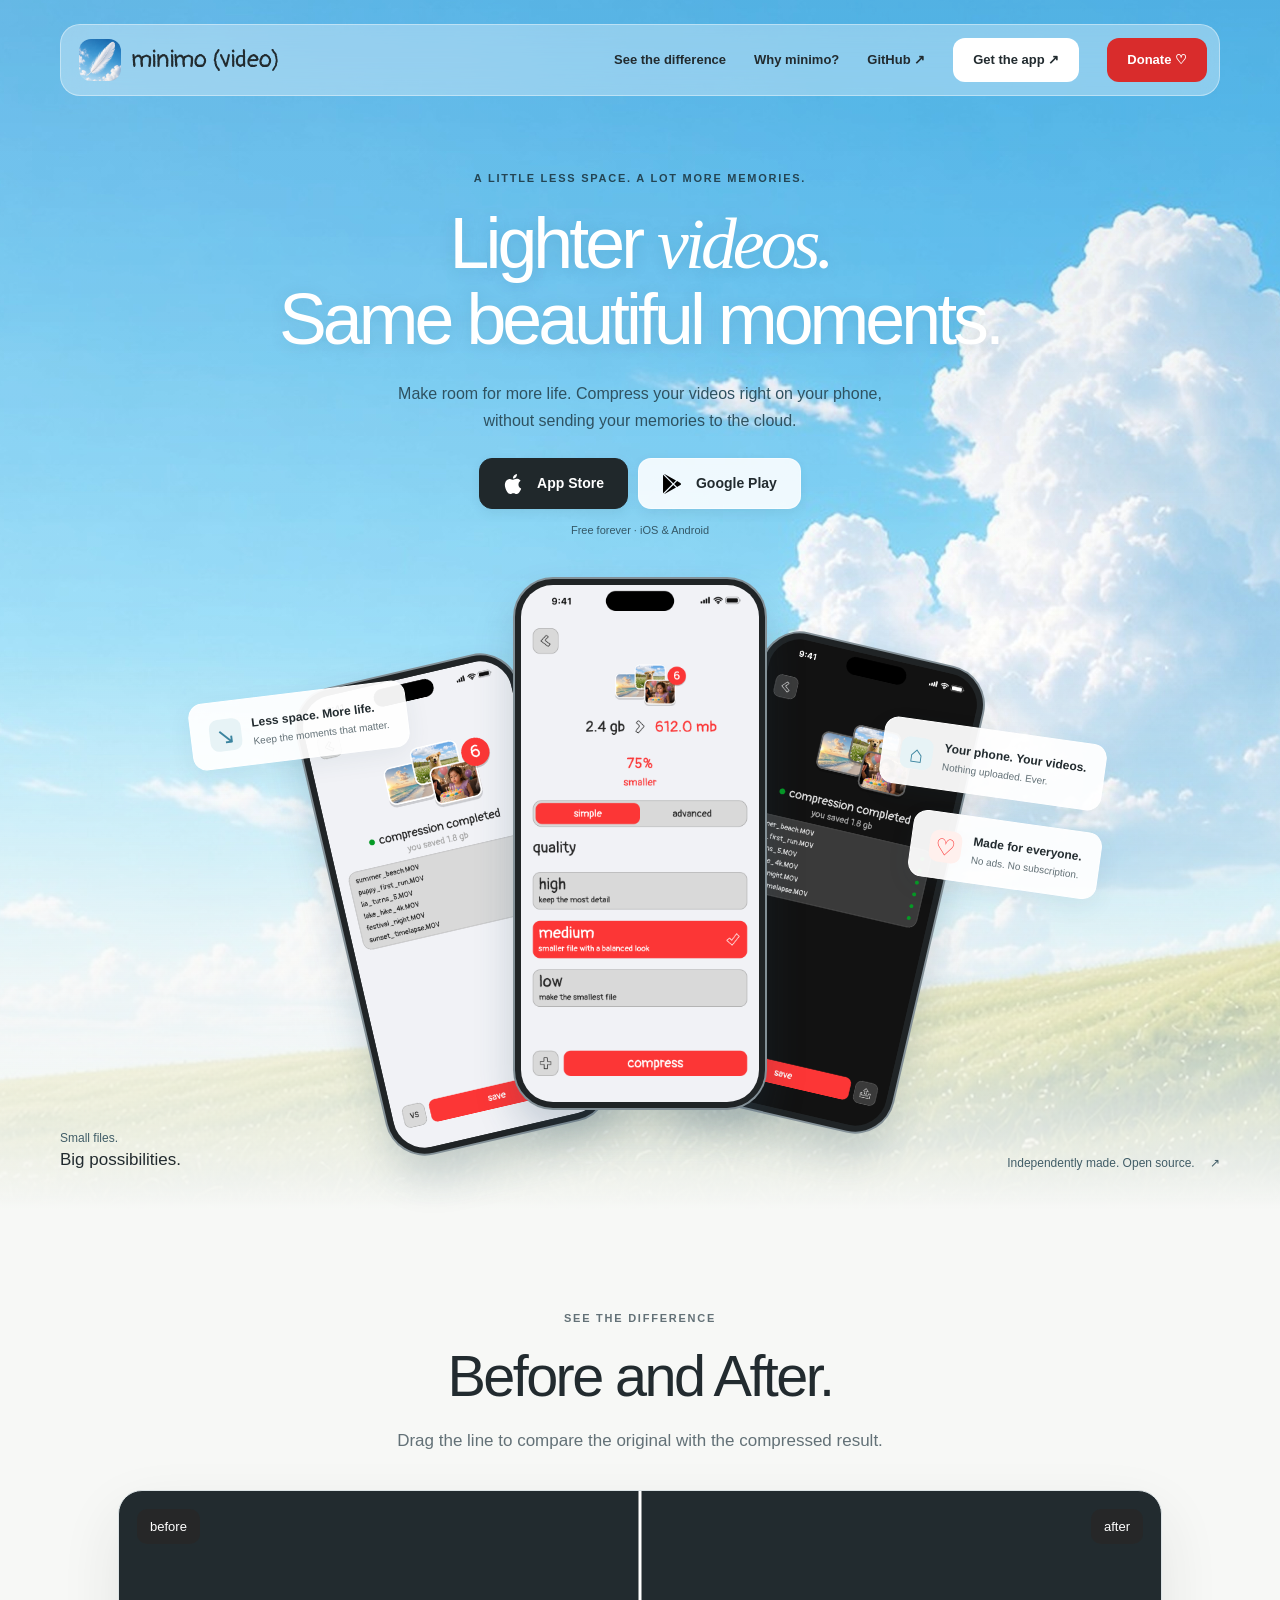
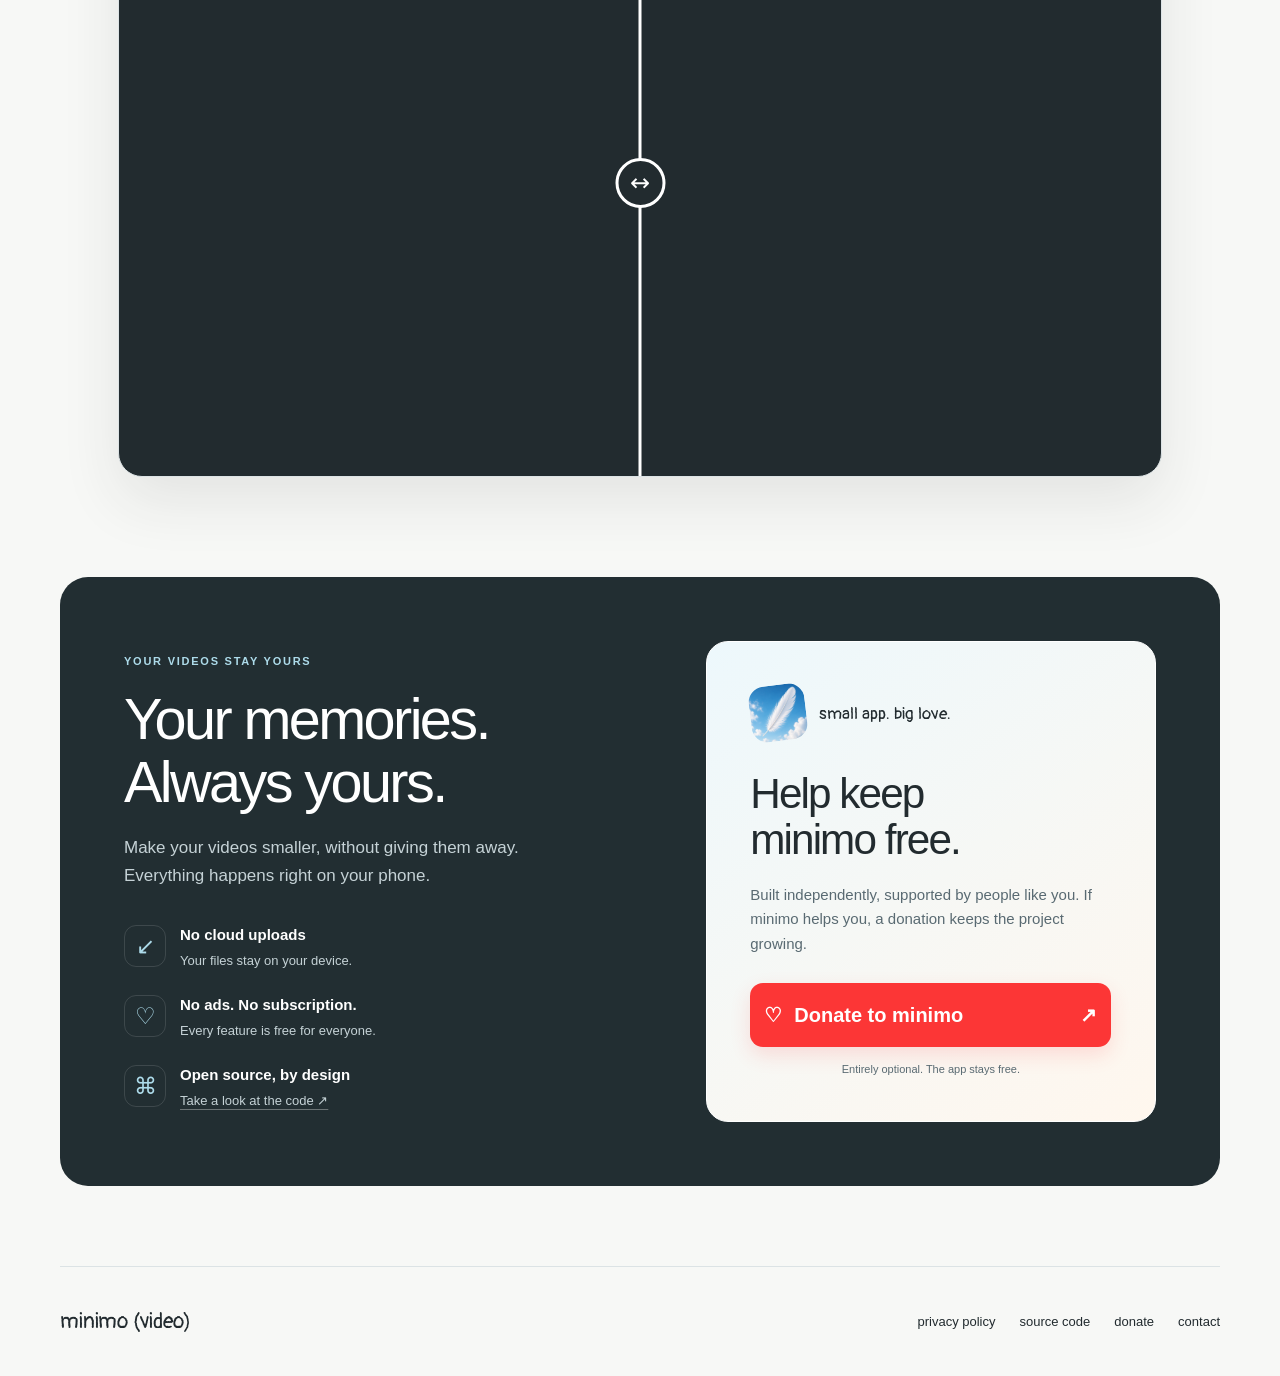
<file: index.html>
<!doctype html>
<html lang="en">
  <head>
    <meta charset="UTF-8">
    <meta name="viewport" content="width=device-width, initial-scale=1">
    <meta name="description" content="minimo (video) — a free app for compressing videos directly on your phone.">
    <meta name="robots" content="index, follow">
    <meta name="theme-color" content="#8bcce8">
    <title>minimo (video) — lighter videos</title>
    <link rel="canonical" href="https://minimo-video.vercel.app/">
    <meta property="og:type" content="website">
    <meta property="og:site_name" content="minimo (video)">
    <meta property="og:title" content="minimo (video) — lighter videos">
    <meta property="og:description" content="Compress videos directly on your phone. No cloud uploads. Open source.">
    <meta property="og:url" content="https://minimo-video.vercel.app/">
    <meta property="og:image" content="https://minimo-video.vercel.app/assets/og-image.png">
    <meta property="og:image:width" content="1200">
    <meta property="og:image:height" content="630">
    <meta property="og:image:alt" content="minimo (video) — lighter videos">
    <meta name="twitter:card" content="summary_large_image">
    <meta name="twitter:title" content="minimo (video) — lighter videos">
    <meta name="twitter:description" content="Compress videos directly on your phone. No cloud uploads. Open source.">
    <meta name="twitter:image" content="https://minimo-video.vercel.app/assets/og-image.png">
    <link rel="icon" href="assets/icon.png">
    <link rel="stylesheet" href="styles.css">
    <link rel="icon" type="image/png" href="favicon/favicon-96x96.png" sizes="96x96" />
    <link rel="icon" type="image/svg+xml" href="favicon/favicon.svg" />
    <link rel="shortcut icon" href="favicon/favicon.ico" />
    <link rel="apple-touch-icon" sizes="180x180" href="favicon/apple-touch-icon.png" />
    <link rel="manifest" href="favicon/site.webmanifest" />
    <script defer src="https://cloud.umami.is/script.js" data-website-id="7fd7380c-56d5-446b-9e39-1f5a5b83926c"></script>
  </head>
  <body class="landing">
    <header>
      <a class="brand" href="#" aria-label="minimo (video), home">
        <img src="assets/icon.png" alt="" width="44" height="44">
        <span>minimo (video)</span>
      </a>
      <nav class="top-links" aria-label="Project links">
        <a class="text-link" href="#comparison">See the difference</a>
        <a class="text-link" href="#privacy">Why minimo?</a>
        <a class="text-link" href="https://github.com/minimo-pro/minimo_video">GitHub ↗</a>
        <a class="nav-cta" href="#download">Get the app ↗</a>
        <a class="nav-cta nav-donate" href="https://web.tribute.tg/d/PM3">Donate ♡</a>
      </nav>
    </header>

    <main>
      <section class="hero" aria-labelledby="hero-title">
        <div class="hero-copy">
          <p class="eyebrow">a little less space. a lot more memories.</p>
          <h1 id="hero-title">Lighter <em>videos.</em><br>Same beautiful moments.</h1>
          <p class="lead">Make room for more life. Compress your videos right on your phone,<br class="desktop-break"> without sending your memories to the cloud.</p>
          <div class="store-links" id="download" aria-label="Download minimo (video)">
            <a class="store-link" href="https://apps.apple.com/us/app/minimo-video/id6787456951"><img class="store-icon apple-icon" src="assets/apple.svg" alt="" width="20" height="20"> App Store</a>
            <a class="store-link secondary" href="https://play.google.com/store/apps/details?id=com.khlebobul.minimo_video"><img class="store-icon" src="assets/googleplay.svg" alt="" width="20" height="20"> Google Play</a>
          </div>
          <p class="note">Free forever · iOS &amp; Android</p>
        </div>

        <div class="phone-scene" aria-label="A look inside minimo (video)">
          <div class="phone phone-left"><img src="assets/result.png" alt="Compression completed: six videos saved, 1.8 GB freed" width="1320" height="2868"></div>
          <div class="phone phone-right"><img src="assets/result-dark.png" alt="The compression result in dark mode" width="1320" height="2868"></div>
          <div class="phone phone-center"><img src="assets/settings.png" alt="Choose video quality: six videos go from 2.4 GB to 612 MB" width="1320" height="2868" fetchpriority="high"></div>
          <div class="floating-card space-card"><span class="card-icon" aria-hidden="true">↘</span><div><strong>Less space. More life.</strong><span>Keep the moments that matter.</span></div></div>
          <div class="floating-card private-card"><span class="card-icon" aria-hidden="true">⌂</span><div><strong>Your phone. Your videos.</strong><span>Nothing uploaded. Ever.</span></div></div>
          <div class="floating-card free-card"><span class="card-icon" aria-hidden="true">♡</span><div><strong>Made for everyone.</strong><span>No ads. No subscription.</span></div></div>
        </div>
        <div class="hero-bottom"><p>Small files.<br><strong>Big possibilities.</strong></p><a href="https://github.com/minimo-pro/minimo_video">Independently made. Open source. <span aria-hidden="true">↗</span></a></div>
      </section>

      <section id="comparison" class="comparison" aria-labelledby="comparison-title">
        <p class="eyebrow">see the difference</p>
        <h2 id="comparison-title">Before and After.</h2>
        <p>Drag the line to compare the original with the compressed result.</p>
        <div class="comparison-frame" style="--position: 50%">
          <video src="assets/videos/sample_video.mp4" autoplay muted loop playsinline aria-label="Original video"></video>
          <video class="comparison-after" src="assets/videos/minimo_saple_video.mp4" autoplay muted loop playsinline aria-label="Compressed video"></video>
          <span class="comparison-label before-label">before</span>
          <span class="comparison-label after-label">after</span>
          <span class="comparison-line" aria-hidden="true"><b>↔</b></span>
          <input type="range" min="0" max="100" value="50" aria-label="Compare before and after">
        </div>
      </section>

      <section id="privacy" class="privacy" aria-labelledby="privacy-title">
        <div class="privacy-copy">
          <p class="eyebrow">your videos stay yours</p>
          <h2 id="privacy-title">Your memories.<br>Always yours.</h2>
          <p>Make your videos smaller, without giving them away. Everything happens right on your phone.</p>
          <ul class="privacy-benefits">
            <li><span aria-hidden="true">↙</span><div><strong>No cloud uploads</strong><p>Your files stay on your device.</p></div></li>
            <li><span aria-hidden="true">♡</span><div><strong>No ads. No subscription.</strong><p>Every feature is free for everyone.</p></div></li>
            <li><span aria-hidden="true">⌘</span><div><strong>Open source, by design</strong><p><a href="https://github.com/minimo-pro/minimo_video">Take a look at the code ↗</a></p></div></li>
          </ul>
        </div>
        <div class="support-card">
          <div class="support-brand"><img src="assets/icon.png" alt="" width="56" height="56"><span>small app. big love.</span></div>
          <h3>Help keep<br>minimo free.</h3>
          <p>Built independently, supported by people like you. If minimo helps you, a donation keeps the project growing.</p>
          <a class="donate-link" href="https://web.tribute.tg/d/PM3"><span aria-hidden="true">♡</span> Donate to minimo <span aria-hidden="true">↗</span></a>
          <p class="support-note">Entirely optional. The app stays free.</p>
        </div>
      </section>
    </main>

    <footer>
      <span>minimo (video)</span>
      <nav aria-label="Project links">
        <a href="/privacy">privacy policy</a>
        <a href="https://github.com/minimo-pro/minimo_video">source code</a>
        <a href="https://web.tribute.tg/d/PM3">donate</a>
        <a href="mailto:khlebobul@gmail.com">contact</a>
      </nav>
    </footer>
    <script>
      const comparison = document.querySelector(".comparison-frame");
      comparison.querySelector("input").addEventListener("input", event => {
        comparison.style.setProperty("--position", `${event.target.value}%`);
      });
    </script>
  </body>
</html>
</file>
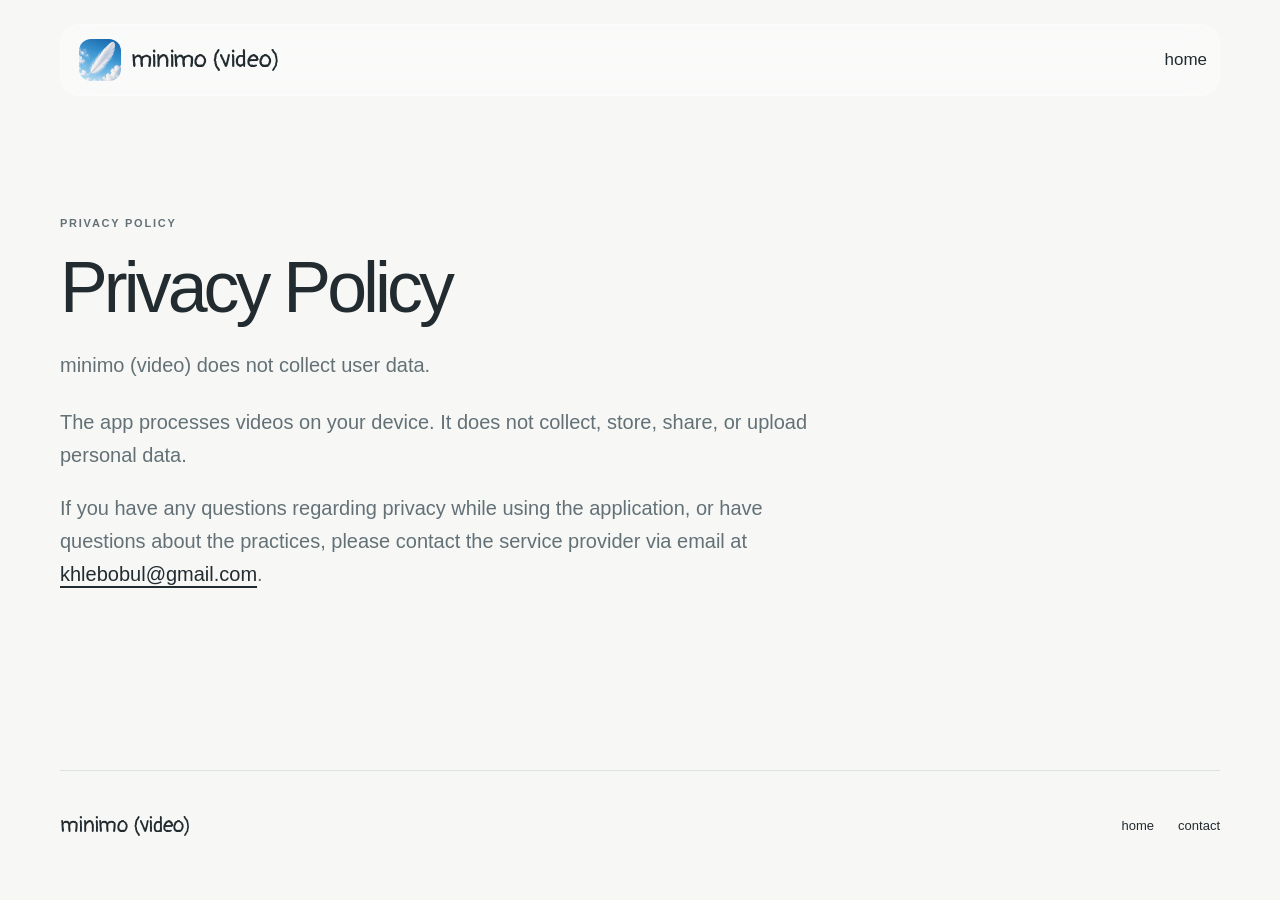
<file: privacy.html>
<!doctype html>
<html lang="en">
  <head>
    <meta charset="UTF-8">
    <meta name="viewport" content="width=device-width, initial-scale=1">
    <meta name="description" content="Privacy policy for minimo (video).">
    <meta name="robots" content="index, follow">
    <meta name="theme-color" content="#f1f2f6">
    <title>Privacy Policy — minimo (video)</title>
    <link rel="canonical" href="https://minimo-video.vercel.app/privacy">
    <meta property="og:type" content="website">
    <meta property="og:site_name" content="minimo (video)">
    <meta property="og:title" content="Privacy Policy — minimo (video)">
    <meta property="og:description" content="minimo (video) does not collect user data.">
    <meta property="og:url" content="https://minimo-video.vercel.app/privacy">
    <meta property="og:image" content="https://minimo-video.vercel.app/assets/og-image.png">
    <meta property="og:image:width" content="1200">
    <meta property="og:image:height" content="630">
    <meta property="og:image:alt" content="minimo (video) — lighter videos">
    <meta name="twitter:card" content="summary_large_image">
    <meta name="twitter:title" content="Privacy Policy — minimo (video)">
    <meta name="twitter:description" content="minimo (video) does not collect user data.">
    <meta name="twitter:image" content="https://minimo-video.vercel.app/assets/og-image.png">
    <link rel="icon" href="assets/icon.png">
    <link rel="stylesheet" href="styles.css">
    <link rel="icon" type="image/png" href="favicon/favicon-96x96.png" sizes="96x96">
    <link rel="icon" type="image/svg+xml" href="favicon/favicon.svg">
    <link rel="shortcut icon" href="favicon/favicon.ico">
    <link rel="apple-touch-icon" sizes="180x180" href="favicon/apple-touch-icon.png">
    <link rel="manifest" href="favicon/site.webmanifest">
  </head>
  <body>
    <header>
      <a class="brand" href="/" aria-label="minimo (video), home">
        <img src="assets/icon.png" alt="" width="44" height="44">
        <span>minimo (video)</span>
      </a>
      <a class="text-link" href="/">home</a>
    </header>

    <main class="policy-page">
      <section class="policy">
        <p class="eyebrow">privacy policy</p>
        <h1>Privacy Policy</h1>
        <p class="lead">minimo (video) does not collect user data.</p>
        <p>
          The app processes videos on your device. It does not collect, store,
          share, or upload personal data.
        </p>
        <p>
          If you have any questions regarding privacy while using the
          application, or have questions about the practices, please contact the
          service provider via email at
          <a href="mailto:khlebobul@gmail.com">khlebobul@gmail.com</a>.
        </p>
      </section>
    </main>

    <footer>
      <span>minimo (video)</span>
      <nav aria-label="Project links">
        <a href="/">home</a>
        <a href="mailto:khlebobul@gmail.com">contact</a>
      </nav>
    </footer>
  </body>
</html>
</file>
<file: styles.css>
@font-face {
  font-family: Pangolin;
  src: url("assets/Pangolin-Regular.ttf") format("truetype");
  font-display: swap;
}

:root {
  --page: #f7f8f6;
  --ink: #222b2f;
  --muted: #637177;
  --frame: #dce3e5;
  --red: #fc3636;
  --white: #fff;
}

* { box-sizing: border-box; }
html { scroll-behavior: smooth; scroll-padding-top: 28px; }
body { margin: 0; color: var(--ink); background: var(--page); font: 17px/1.5 -apple-system, BlinkMacSystemFont, "Segoe UI", sans-serif; }
a { color: inherit; }
a:focus-visible { outline: 3px solid var(--red); outline-offset: 5px; }
header, main, footer { width: min(1160px, calc(100% - 48px)); margin-inline: auto; }
header { position: relative; z-index: 2; display: flex; align-items: center; justify-content: space-between; gap: 24px; min-height: 72px; margin-top: 24px; padding: 10px 12px 10px 18px; border: 1px solid #ffffff65; border-radius: 20px; background: #ffffff55; backdrop-filter: blur(20px); }
.brand { display: flex; align-items: center; gap: 10px; font-family: Pangolin, sans-serif; font-size: 24px; text-decoration: none; white-space: nowrap; }
.brand img { width: 42px; height: 42px; border-radius: 12px; }
.top-links { display: flex; align-items: center; gap: 28px; font-size: 13px; font-weight: 600; }
.text-link { text-decoration: none; }
.text-link:hover, footer a:hover { text-decoration: underline; text-underline-offset: 5px; }
.nav-cta { padding: 12px 20px; background: var(--white); border-radius: 12px; text-decoration: none; }

.nav-donate { color: var(--white); background: #d92c2c; white-space: nowrap; }
.nav-donate:hover { background: #be2424; }

.hero { position: relative; isolation: isolate; padding-top: 74px; text-align: center; }
.hero::before { content: ""; position: absolute; z-index: -1; top: -130px; bottom: 0; left: calc((100% - 100vw) / 2); width: 100vw; background: linear-gradient(180deg, #25537018, transparent 55%, #f7f8f6 100%), url("assets/sky.jpg") center bottom / cover; }
.hero-copy { position: relative; z-index: 1; }
.eyebrow { margin: 0 0 18px; color: var(--muted); font-size: 11px; font-weight: 650; letter-spacing: .16em; text-transform: uppercase; }
.hero .eyebrow { color: #244554; }
h1, h2, p { margin-top: 0; }
h1 { margin-bottom: 24px; font-size: clamp(46px, 5.6vw, 76px); font-weight: 500; line-height: 1.06; letter-spacing: -.055em; }
.hero h1 { color: var(--white); text-shadow: 0 2px 16px #1d506525; }
h1 em { font-family: Georgia, "Times New Roman", serif; font-weight: 400; }
h2 { margin-bottom: 20px; font-size: clamp(36px, 4.5vw, 58px); font-weight: 500; line-height: 1.1; letter-spacing: -.045em; }
.lead { margin-bottom: 24px; color: #2f5261; font-size: 16px; line-height: 1.65; }
.store-links { display: flex; justify-content: center; flex-wrap: wrap; gap: 10px; scroll-margin-top: 30px; }
.store-link { display: inline-flex; align-items: center; gap: 14px; padding: 14px 23px; color: var(--white); background: #20282b; border: 1px solid #20282b; border-radius: 13px; font-size: 14px; font-weight: 600; text-decoration: none; box-shadow: 0 4px 12px #18374615; transition: transform .2s; }
.store-link:hover, .donate-link:hover { transform: translateY(-2px); }
.store-icon { display: block; width: 20px; height: 20px; flex-shrink: 0; }
.apple-icon { filter: invert(1); }
.store-link.secondary { background: #ffffffdf; border-color: #ffffff80; color: var(--ink); }
.note { margin: 13px 0 0; color: #345867; font-size: 11px; }

.phone-scene { position: relative; width: min(100%, 900px); height: 570px; margin: 40px auto 0; }
.phone { position: absolute; width: 225px; overflow: hidden; border: 6px solid #202426; border-radius: 38px; background: #202426; box-shadow: 0 0 0 2px #839097, 0 22px 40px #254b6338; }
.phone img { display: block; width: 100%; height: auto; }
.phone-center { z-index: 2; width: 250px; top: 0; left: calc(50% - 125px); }
.phone-left { top: 88px; left: calc(50% - 300px); transform: rotate(-13deg); }
.phone-right { top: 66px; right: calc(50% - 300px); transform: rotate(13deg); }
.floating-card { position: absolute; z-index: 3; display: flex; align-items: center; gap: 11px; padding: 15px 18px; text-align: left; background: #fffffff0; border: 1px solid #fff; border-radius: 14px; box-shadow: 0 8px 24px #264e6712; }
.floating-card strong { display: block; font-size: 12px; font-weight: 650; }
.floating-card div > span { display: block; color: var(--muted); font-size: 10px; margin-top: 2px; }
.card-icon { display: grid; place-items: center; width: 32px; height: 32px; color: #3b849f; background: #e7f3f6; border-radius: 9px; font-size: 23px; }
.space-card { top: 113px; left: 0; transform: rotate(-7deg); }
.private-card { top: 151px; right: -15px; transform: rotate(8deg); }
.free-card { top: 242px; right: -10px; transform: rotate(8deg); }
.free-card .card-icon { color: var(--red); background: #fff0ed; }
.hero-bottom { position: relative; display: flex; align-items: end; justify-content: space-between; gap: 24px; margin-top: -20px; padding: 0 0 38px; text-align: left; color: #415d67; font-size: 12px; }
.hero-bottom p { margin: 0; }
.hero-bottom strong { font-size: 17px; color: var(--ink); font-weight: 500; }
.hero-bottom a { text-decoration: none; }
.hero-bottom a span { margin-left: 12px; }

.comparison { padding: 100px 5%; text-align: center; }
.comparison > p:not(.eyebrow) { color: var(--muted); }
.comparison-frame { position: relative; aspect-ratio: 16 / 9; margin-top: 36px; overflow: hidden; background: var(--ink); border: 1px solid var(--frame); border-radius: 24px; box-shadow: 0 24px 60px #27272718; }
.comparison-frame video { position: absolute; inset: 0; width: 100%; height: 100%; object-fit: cover; }
.comparison-after { clip-path: inset(0 0 0 var(--position)); }
.comparison-label { position: absolute; top: 18px; z-index: 2; padding: 8px 13px; color: var(--white); background: #272727d9; border-radius: 10px; font-size: 13px; }
.before-label { left: 18px; }
.after-label { right: 18px; }
.comparison-line { position: absolute; z-index: 3; top: 0; bottom: 0; left: var(--position); width: 3px; background: var(--white); transform: translateX(-50%); pointer-events: none; }
.comparison-line b { position: absolute; top: 50%; left: 50%; width: 50px; height: 50px; display: grid; place-items: center; color: var(--white); background: var(--ink); border: 3px solid var(--white); border-radius: 50%; font: 24px system-ui, sans-serif; transform: translate(-50%, -50%); }
.comparison-frame input { position: absolute; z-index: 4; inset: 0; width: 100%; height: 100%; margin: 0; cursor: ew-resize; opacity: 0; }
.comparison-frame:focus-within { outline: 3px solid var(--red); outline-offset: 4px; }
.privacy { display: grid; grid-template-columns: 1.15fr 1fr; align-items: center; gap: clamp(32px, 5vw, 64px); margin-bottom: 80px; padding: clamp(32px, 5vw, 64px); color: var(--white); background: #222e32; border-radius: 28px; }
.privacy-copy > p:not(.eyebrow) { max-width: 420px; color: #c5d2d6; line-height: 1.65; }
.privacy .eyebrow { color: #addbea; }
.privacy-benefits { display: grid; gap: 22px; margin: 32px 0 0; padding: 0; list-style: none; }
.privacy-benefits li { display: flex; align-items: center; gap: 14px; }
.privacy-benefits li > span { display: grid; place-items: center; flex-shrink: 0; width: 42px; height: 42px; border: 1px solid #ffffff20; border-radius: 12px; color: #addbea; font-size: 23px; }
.privacy-benefits strong { font-size: 15px; font-weight: 600; }
.privacy-benefits p { margin: 3px 0 0; color: #c5d2d6; font-size: 13px; }
.privacy-benefits a { text-decoration-color: #ffffff55; text-underline-offset: 4px; }
.support-card { padding: clamp(26px, 3.4vw, 44px); color: var(--ink); background: linear-gradient(145deg, #edf8fc, #fff7ee); border: 1px solid #fff; border-radius: 22px; }
.support-brand { display: flex; align-items: center; gap: 13px; margin-bottom: 30px; }
.support-brand img { border-radius: 16px; transform: rotate(-7deg); }
.support-brand span { font-family: Pangolin, sans-serif; font-size: 17px; }
.support-card h3 { margin: 0 0 20px; font-size: clamp(32px, 3.3vw, 44px); font-weight: 500; line-height: 1.08; letter-spacing: -.045em; }
.support-card > p { color: #596a72; font-size: 15px; line-height: 1.65; }
.donate-link { display: flex; align-items: center; justify-content: center; gap: 12px; width: 100%; margin-top: 26px; padding: 17px 14px; color: var(--white); background: var(--red); border-radius: 13px; font-size: 20px; font-weight: 650; text-decoration: none; box-shadow: 0 8px 20px #fc363625; transition: transform .2s, background .2s; }
.donate-link:hover { background: #d92c2c; }
.donate-link span:last-child { margin-left: auto; }
.support-card .support-note { margin: 13px 0 0; text-align: center; font-size: 11px; }
.policy-page { min-height: calc(100vh - 226px); display: grid; align-items: center; padding: 60px 0 100px; }
.policy { max-width: 760px; }
.policy p:not(.eyebrow) { color: var(--muted); font-size: 20px; line-height: 1.65; }
.policy a { color: var(--ink); text-underline-offset: 5px; }
footer { min-height: 110px; display: flex; align-items: center; justify-content: space-between; gap: 24px; border-top: 1px solid var(--frame); font-size: 13px; }
footer > span { font-family: Pangolin, sans-serif; font-size: 21px; }
footer nav { display: flex; flex-wrap: wrap; gap: 24px; }
footer a { text-decoration: none; }

@media (max-width: 1000px) {
  .top-links { gap: 18px; }
  .phone-scene { width: 740px; max-width: 100%; }
  .floating-card { padding: 12px; }
  .space-card { left: -5px; }
  .private-card, .free-card { right: -5px; }
}
@media (max-width: 700px) {
  header, main, footer { width: calc(100% - 32px); }
  header { min-height: 64px; margin-top: 16px; padding: 9px 10px; border-radius: 16px; gap: 12px; }
  .brand { font-size: 20px; gap: 7px; }
  .brand img { width: 34px; height: 34px; border-radius: 9px; }
  .top-links .text-link, .top-links .nav-cta:not(.nav-donate) { display: none; }
  .nav-cta { padding: 10px 13px; font-size: 12px; }
  .hero { padding-top: 56px; }
  .hero::before { top: -100px; background-position: center, 62% bottom; }
  .hero .eyebrow { font-size: 9px; letter-spacing: .1em; }
  h1 { font-size: clamp(37px, 7.6vw, 53px); line-height: 1.1; letter-spacing: -.05em; }
  .lead { max-width: 430px; margin-inline: auto; font-size: 14px; }
  .desktop-break { display: none; }
  .store-link { padding: 12px 18px; font-size: 13px; }
  .phone-scene { height: 455px; margin-top: 35px; overflow-x: clip; }
  .phone { width: 162px; border-width: 4px; border-radius: 27px; }
  .phone-center { width: 190px; left: calc(50% - 95px); border-radius: 31px; }
  .phone-left { left: calc(50% - 210px); top: 80px; transform: rotate(-10deg); }
  .phone-right { right: calc(50% - 210px); top: 65px; transform: rotate(10deg); }
  .floating-card { padding: 10px; gap: 7px; border-radius: 11px; }
  .floating-card strong { font-size: 10px; }
  .floating-card div > span { font-size: 9px; }
  .card-icon { width: 25px; height: 25px; font-size: 19px; }
  .space-card { top: 210px; left: 0; }
  .private-card { top: 315px; right: 0; }
  .free-card { display: none; }
  .hero-bottom { margin-top: 0; align-items: start; font-size: 10px; gap: 16px; }
  .hero-bottom strong { font-size: 14px; }
  .hero-bottom a { max-width: 155px; text-align: right; }
  .comparison { padding: 65px 0; }
  .comparison > p:not(.eyebrow) { font-size: 14px; }
  .comparison-frame { border-radius: 16px; }
  .comparison-label { top: 10px; font-size: 11px; padding: 5px 9px; }
  .before-label { left: 10px; }
  .after-label { right: 10px; }
  .comparison-line b { width: 38px; height: 38px; }
  .privacy { grid-template-columns: 1fr; gap: 32px; padding: 32px 24px; margin-bottom: 50px; }
  .support-card { padding: 26px 22px; }
  .donate-link { font-size: 19px; gap: 8px; }
  footer { align-items: flex-start; flex-direction: column; padding: 28px 0; gap: 16px; }
  footer nav { gap: 16px; }
}
@media (max-width: 440px) {
  .phone-left { left: calc(50% - 165px); }
  .phone-right { right: calc(50% - 165px); }
}
@media (prefers-reduced-motion: reduce) {
  html { scroll-behavior: auto; }
  .store-link, .donate-link { transition: none; }
}
</file>
